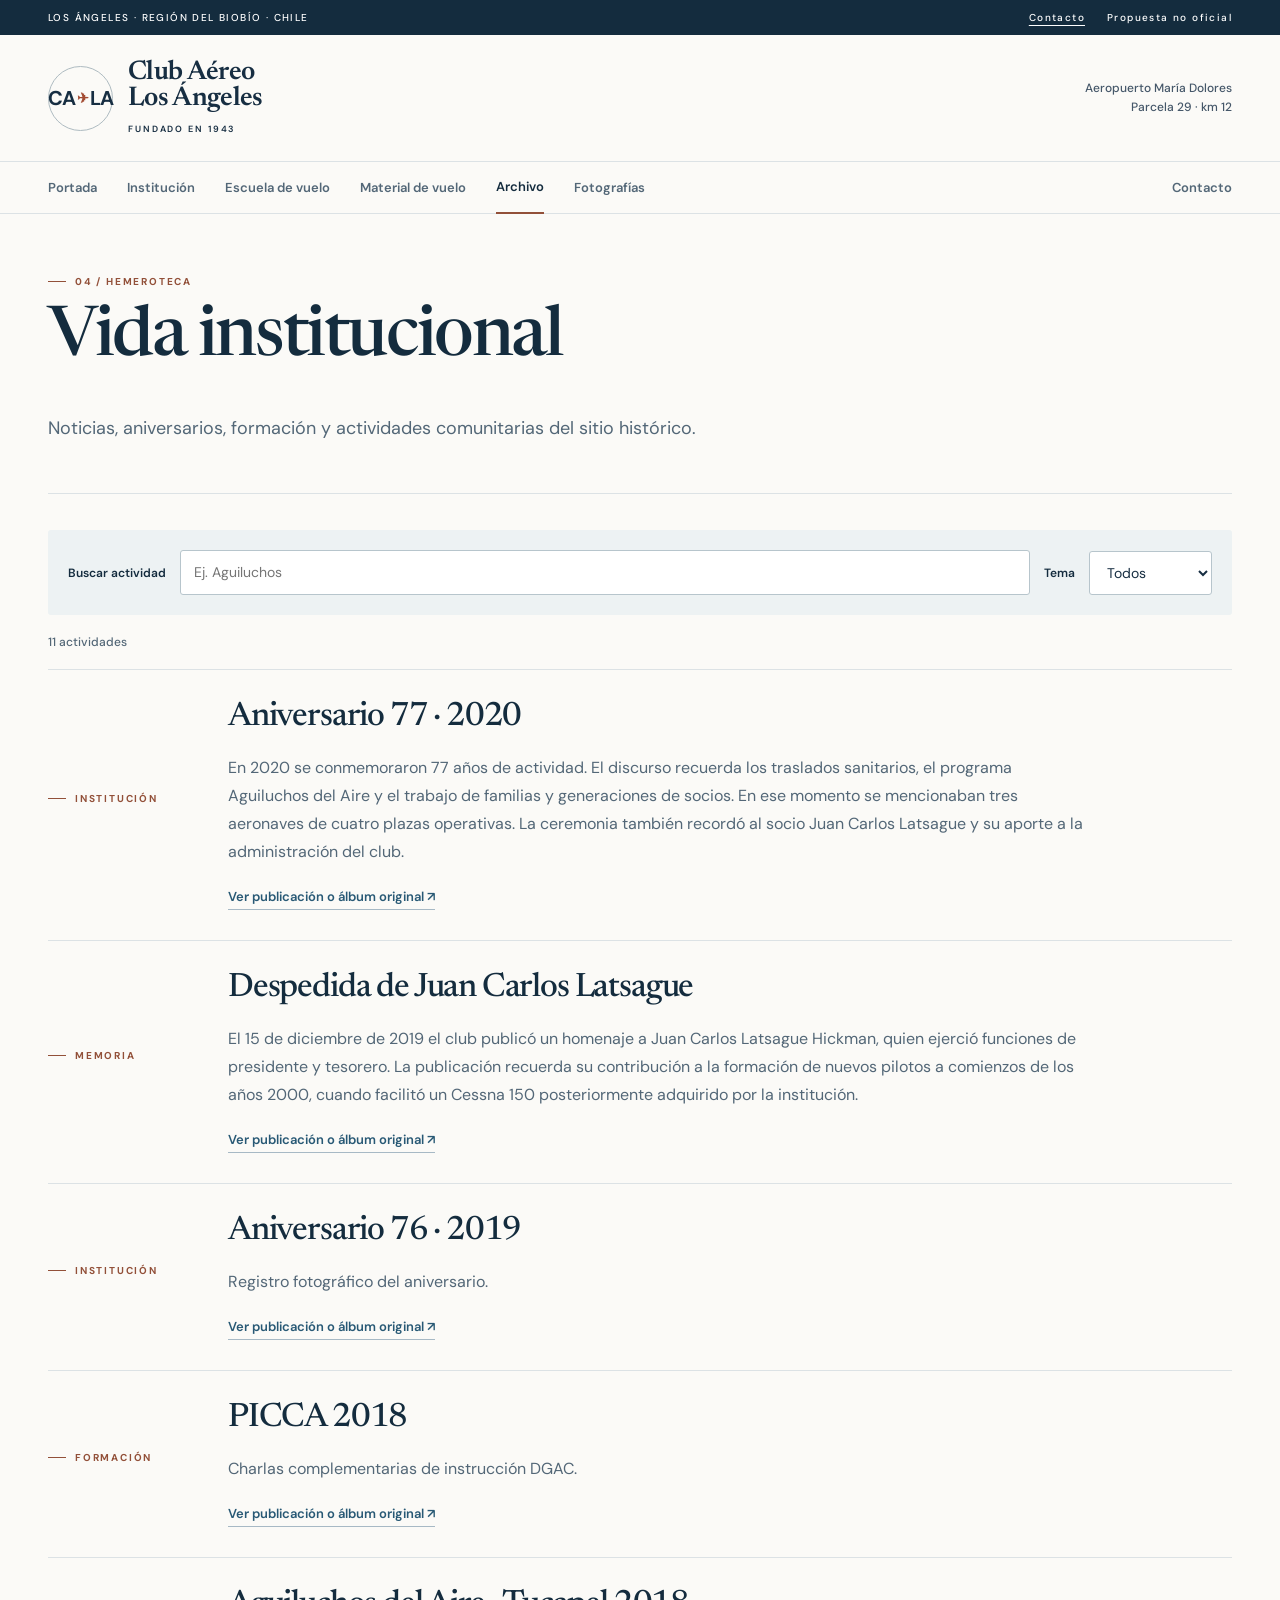
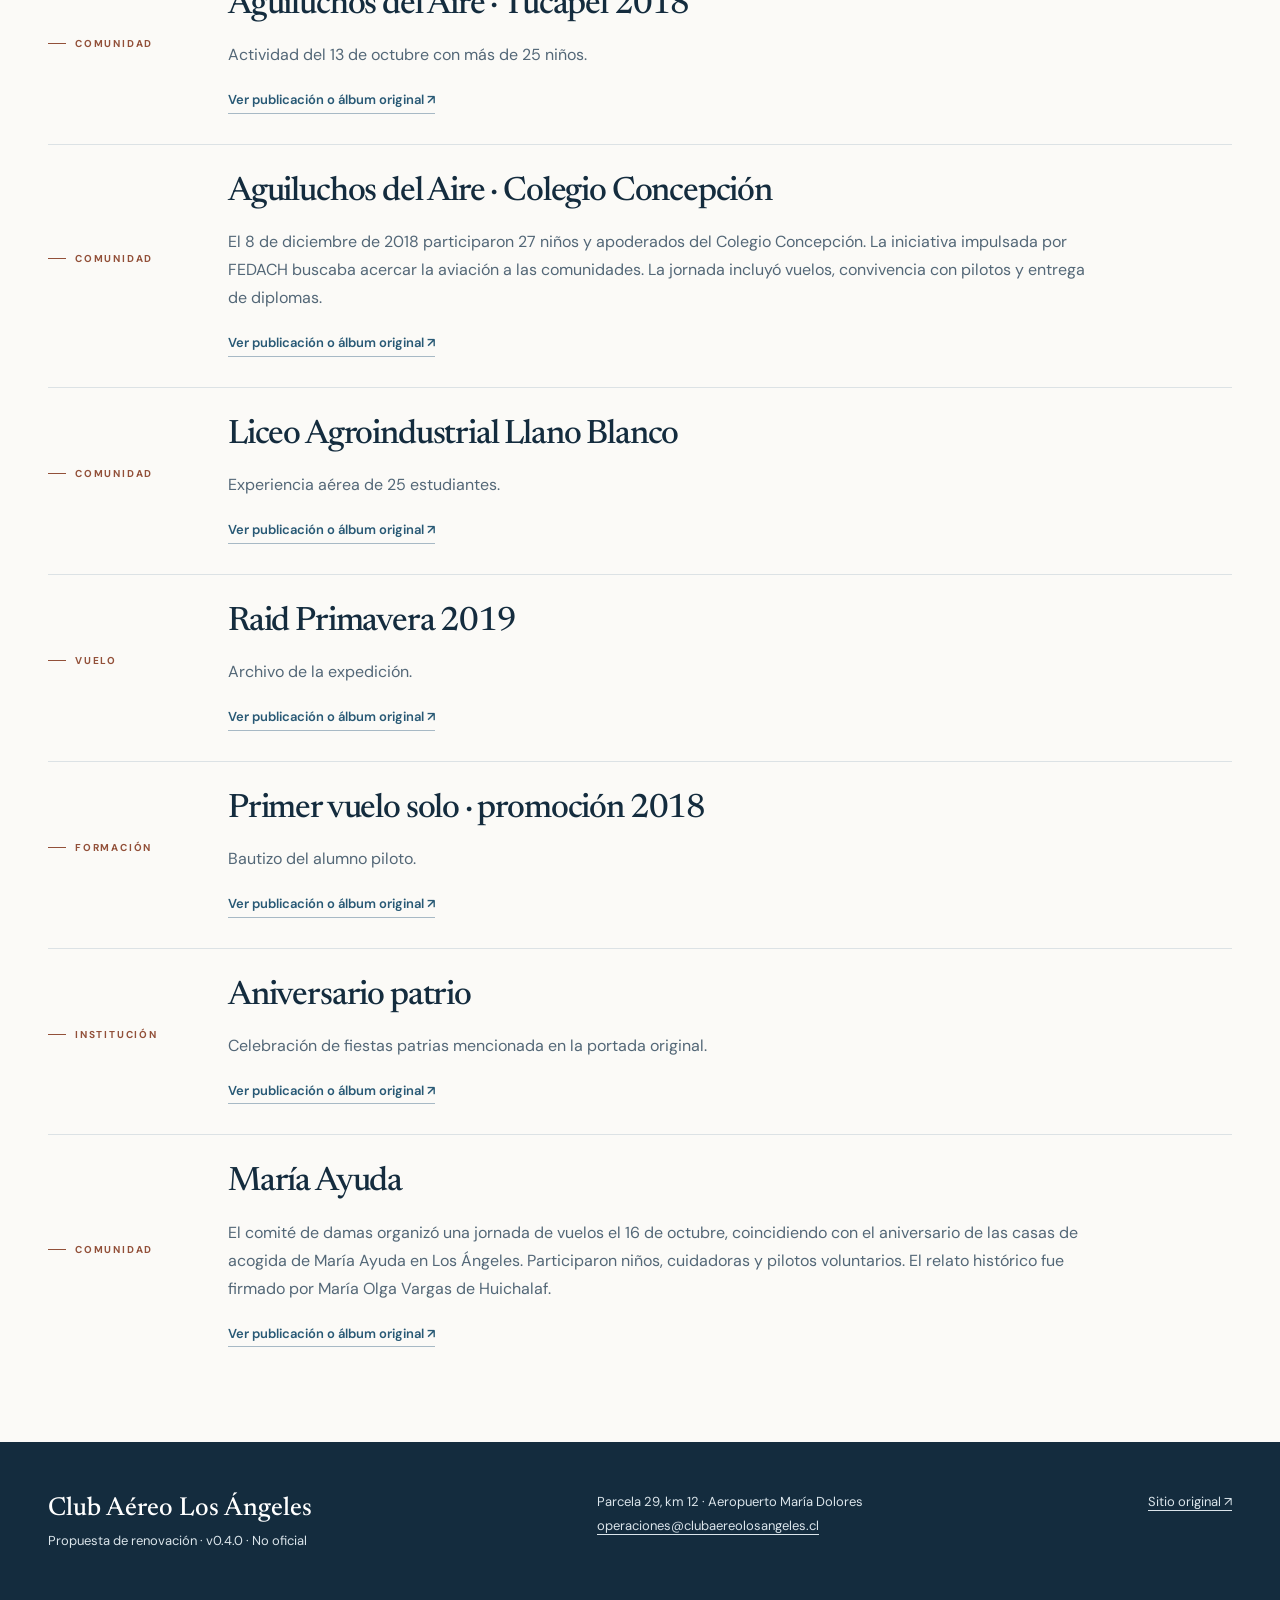
<file: archivo.html>
<!doctype html><html lang="es"><head><meta charset="utf-8"><meta name="viewport" content="width=device-width,initial-scale=1"><meta name="robots" content="noindex,nofollow"><title>Archivo | Club Aéreo Los Ángeles</title><link rel="stylesheet" href="assets/css/editorial.css?v=0.4.0"><script src="assets/js/editorial.js" defer></script></head><body><a class="skip" href="#contenido">Saltar al contenido</a><div class="utility"><div class="shell"><span>LOS ÁNGELES · REGIÓN DEL BIOBÍO · CHILE</span><a href="mailto:operaciones@clubaereolosangeles.cl">Contacto</a><span>Propuesta no oficial</span></div></div><header class="shell masthead"><a href="index.html" class="wordmark"><span class="mark">CA<span>✈</span>LA</span><span>Club Aéreo<br>Los Ángeles<small>FUNDADO EN 1943</small></span></a><div class="mast-note">Aeropuerto María Dolores<br>Parcela 29 · km 12</div><button class="toggle" aria-expanded="false" aria-controls="nav">Menú ☰</button></header><nav class="nav" id="nav"><div class="shell"><a href="index.html">Portada</a><a href="club.html">Institución</a><a href="escuela.html">Escuela de vuelo</a><a href="flota.html">Material de vuelo</a><a href="archivo.html" aria-current="page">Archivo</a><a href="galeria.html">Fotografías</a><a href="index.html#contacto">Contacto</a></div></nav><main class="shell" id="contenido"><div class="pageintro"><p class="kicker">04 / HEMEROTECA</p><h1>Vida institucional</h1><p>Noticias, aniversarios, formación y actividades comunitarias del sitio histórico.</p></div><div class="filterbar"><label for="search">Buscar actividad</label><input id="search" type="search" placeholder="Ej. Aguiluchos"><label for="category">Tema</label><select id="category"><option value="">Todos</option><option>Institución</option><option>Memoria</option><option>Formación</option><option>Comunidad</option><option>Vuelo</option></select></div><p id="count" aria-live="polite"></p><div id="entries"><article id="0" class="archive-entry" data-category="Institución"><span class="kicker">Institución</span><div><h2>Aniversario 77 · 2020</h2><p>En 2020 se conmemoraron 77 años de actividad. El discurso recuerda los traslados sanitarios, el programa Aguiluchos del Aire y el trabajo de familias y generaciones de socios. En ese momento se mencionaban tres aeronaves de cuatro plazas operativas. La ceremonia también recordó al socio Juan Carlos Latsague y su aporte a la administración del club.</p><a href="https://www.clubaereolosangeles.cl/aniversario%2077.html" class="source">Ver publicación o álbum original ↗</a></div></article><article id="1" class="archive-entry" data-category="Memoria"><span class="kicker">Memoria</span><div><h2>Despedida de Juan Carlos Latsague</h2><p>El 15 de diciembre de 2019 el club publicó un homenaje a Juan Carlos Latsague Hickman, quien ejerció funciones de presidente y tesorero. La publicación recuerda su contribución a la formación de nuevos pilotos a comienzos de los años 2000, cuando facilitó un Cessna 150 posteriormente adquirido por la institución.</p><a href="https://www.clubaereolosangeles.cl/Despedida%20JCLatsague.html" class="source">Ver publicación o álbum original ↗</a></div></article><article id="2" class="archive-entry" data-category="Institución"><span class="kicker">Institución</span><div><h2>Aniversario 76 · 2019</h2><p>Registro fotográfico del aniversario.</p><a href="https://www.clubaereolosangeles.cl/album/Aniversario%2076_2019/index.html" class="source">Ver publicación o álbum original ↗</a></div></article><article id="3" class="archive-entry" data-category="Formación"><span class="kicker">Formación</span><div><h2>PICCA 2018</h2><p>Charlas complementarias de instrucción DGAC.</p><a href="https://www.clubaereolosangeles.cl/album/PICCA%202018/index.html" class="source">Ver publicación o álbum original ↗</a></div></article><article id="4" class="archive-entry" data-category="Comunidad"><span class="kicker">Comunidad</span><div><h2>Aguiluchos del Aire · Tucapel 2018</h2><p>Actividad del 13 de octubre con más de 25 niños.</p><a href="https://www.clubaereolosangeles.cl/aguiluchos.html" class="source">Ver publicación o álbum original ↗</a></div></article><article id="5" class="archive-entry" data-category="Comunidad"><span class="kicker">Comunidad</span><div><h2>Aguiluchos del Aire · Colegio Concepción</h2><p>El 8 de diciembre de 2018 participaron 27 niños y apoderados del Colegio Concepción. La iniciativa impulsada por FEDACH buscaba acercar la aviación a las comunidades. La jornada incluyó vuelos, convivencia con pilotos y entrega de diplomas.</p><a href="https://www.clubaereolosangeles.cl/aguiluchos%201.html" class="source">Ver publicación o álbum original ↗</a></div></article><article id="6" class="archive-entry" data-category="Comunidad"><span class="kicker">Comunidad</span><div><h2>Liceo Agroindustrial Llano Blanco</h2><p>Experiencia aérea de 25 estudiantes.</p><a href="https://www.clubaereolosangeles.cl/actividad22.html" class="source">Ver publicación o álbum original ↗</a></div></article><article id="7" class="archive-entry" data-category="Vuelo"><span class="kicker">Vuelo</span><div><h2>Raid Primavera 2019</h2><p>Archivo de la expedición.</p><a href="https://www.clubaereolosangeles.cl/album/RAID%20PRIMAVERA%202019/index.html" class="source">Ver publicación o álbum original ↗</a></div></article><article id="8" class="archive-entry" data-category="Formación"><span class="kicker">Formación</span><div><h2>Primer vuelo solo · promoción 2018</h2><p>Bautizo del alumno piloto.</p><a href="https://www.clubaereolosangeles.cl/album/Matias%20Wolft/index.html" class="source">Ver publicación o álbum original ↗</a></div></article><article id="9" class="archive-entry" data-category="Institución"><span class="kicker">Institución</span><div><h2>Aniversario patrio</h2><p>Celebración de fiestas patrias mencionada en la portada original.</p><a href="https://www.clubaereolosangeles.cl/index.html" class="source">Ver publicación o álbum original ↗</a></div></article><article id="10" class="archive-entry" data-category="Comunidad"><span class="kicker">Comunidad</span><div><h2>María Ayuda</h2><p>El comité de damas organizó una jornada de vuelos el 16 de octubre, coincidiendo con el aniversario de las casas de acogida de María Ayuda en Los Ángeles. Participaron niños, cuidadoras y pilotos voluntarios. El relato histórico fue firmado por María Olga Vargas de Huichalaf.</p><a href="https://www.clubaereolosangeles.cl/actividad2.html" class="source">Ver publicación o álbum original ↗</a></div></article></div></main><footer><div class="shell footer"><div><strong>Club Aéreo Los Ángeles</strong><br>Propuesta de renovación · v0.4.0 · No oficial</div><div>Parcela 29, km 12 · Aeropuerto María Dolores<br><a href="mailto:operaciones@clubaereolosangeles.cl">operaciones@clubaereolosangeles.cl</a></div><a href="https://www.clubaereolosangeles.cl/">Sitio original ↗</a></div></footer></body></html>
</file>
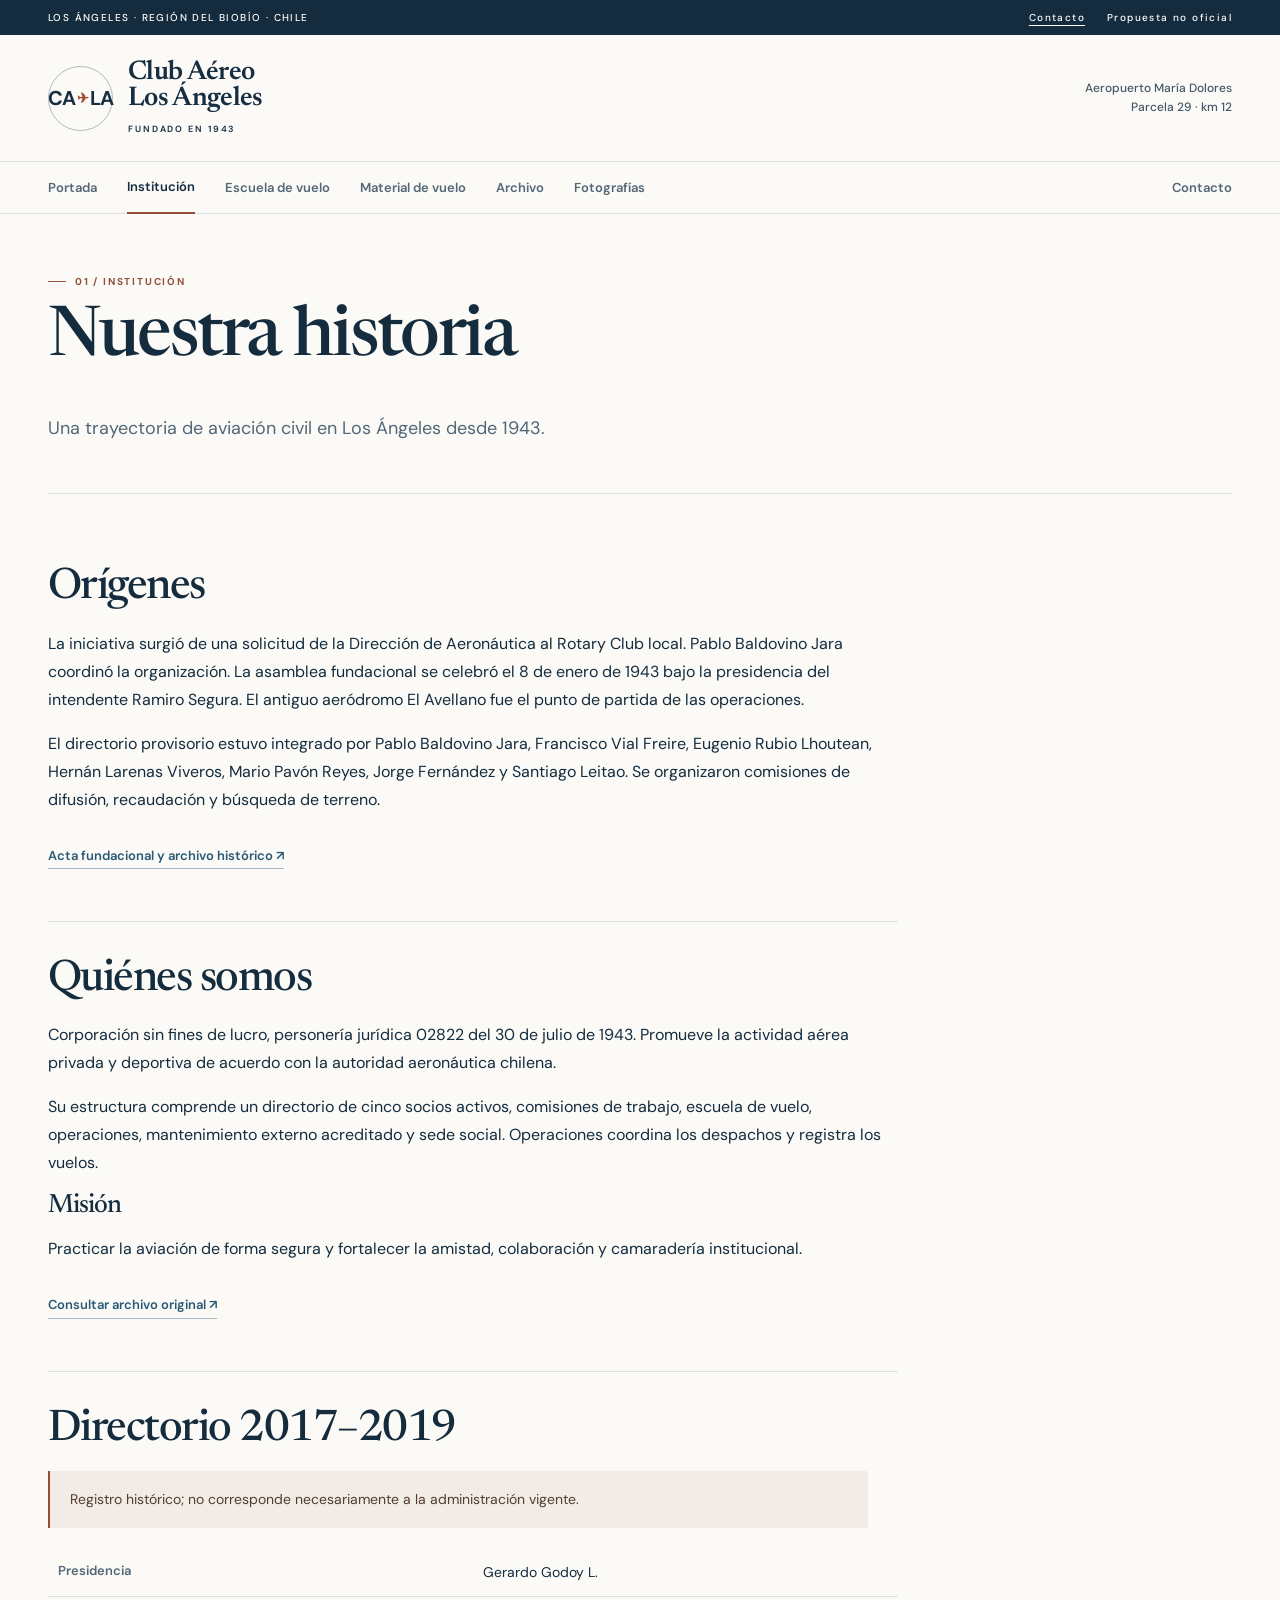
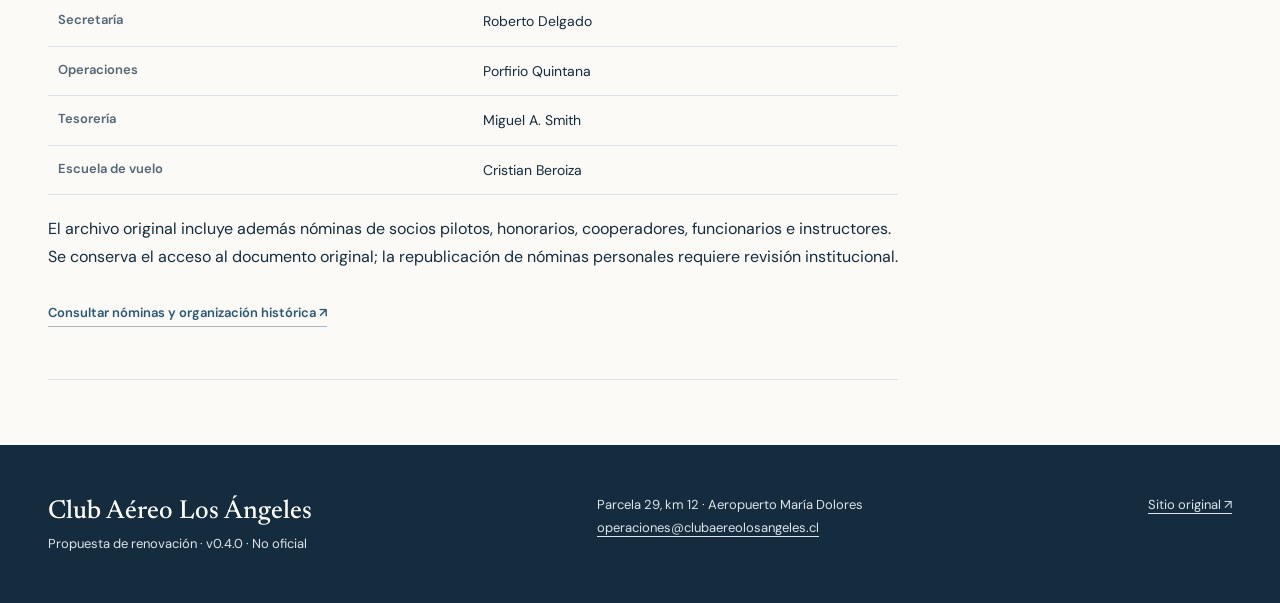
<file: club.html>
<!doctype html><html lang="es"><head><meta charset="utf-8"><meta name="viewport" content="width=device-width,initial-scale=1"><meta name="robots" content="noindex,nofollow"><title>Institución | Club Aéreo Los Ángeles</title><link rel="stylesheet" href="assets/css/editorial.css?v=0.4.0"><script src="assets/js/editorial.js" defer></script></head><body><a class="skip" href="#contenido">Saltar al contenido</a><div class="utility"><div class="shell"><span>LOS ÁNGELES · REGIÓN DEL BIOBÍO · CHILE</span><a href="mailto:operaciones@clubaereolosangeles.cl">Contacto</a><span>Propuesta no oficial</span></div></div><header class="shell masthead"><a href="index.html" class="wordmark"><span class="mark">CA<span>✈</span>LA</span><span>Club Aéreo<br>Los Ángeles<small>FUNDADO EN 1943</small></span></a><div class="mast-note">Aeropuerto María Dolores<br>Parcela 29 · km 12</div><button class="toggle" aria-expanded="false" aria-controls="nav">Menú ☰</button></header><nav class="nav" id="nav"><div class="shell"><a href="index.html">Portada</a><a href="club.html" aria-current="page">Institución</a><a href="escuela.html">Escuela de vuelo</a><a href="flota.html">Material de vuelo</a><a href="archivo.html">Archivo</a><a href="galeria.html">Fotografías</a><a href="index.html#contacto">Contacto</a></div></nav><main class="shell" id="contenido"><div class="pageintro"><p class="kicker">01 / INSTITUCIÓN</p><h1>Nuestra historia</h1><p>Una trayectoria de aviación civil en Los Ángeles desde 1943.</p></div><div class="reading"><section class="story"><h2>Orígenes</h2><p>La iniciativa surgió de una solicitud de la Dirección de Aeronáutica al Rotary Club local. Pablo Baldovino Jara coordinó la organización. La asamblea fundacional se celebró el 8 de enero de 1943 bajo la presidencia del intendente Ramiro Segura. El antiguo aeródromo El Avellano fue el punto de partida de las operaciones.</p><p>El directorio provisorio estuvo integrado por Pablo Baldovino Jara, Francisco Vial Freire, Eugenio Rubio Lhoutean, Hernán Larenas Viveros, Mario Pavón Reyes, Jorge Fernández y Santiago Leitao. Se organizaron comisiones de difusión, recaudación y búsqueda de terreno.</p><a href="https://www.clubaereolosangeles.cl/nuestra_historia.html" class="source">Acta fundacional y archivo histórico ↗</a></section><section class="story"><h2>Quiénes somos</h2><p>Corporación sin fines de lucro, personería jurídica 02822 del 30 de julio de 1943. Promueve la actividad aérea privada y deportiva de acuerdo con la autoridad aeronáutica chilena.</p><p>Su estructura comprende un directorio de cinco socios activos, comisiones de trabajo, escuela de vuelo, operaciones, mantenimiento externo acreditado y sede social. Operaciones coordina los despachos y registra los vuelos.</p><h3>Misión</h3><p>Practicar la aviación de forma segura y fortalecer la amistad, colaboración y camaradería institucional.</p><a href="https://www.clubaereolosangeles.cl/quienes_somos.html" class="source">Consultar archivo original ↗</a></section><section class="story"><h2>Directorio 2017–2019</h2><p class="notice">Registro histórico; no corresponde necesariamente a la administración vigente.</p><dl class="directory"><dt>Presidencia</dt><dd>Gerardo Godoy L.</dd><dt>Secretaría</dt><dd>Roberto Delgado</dd><dt>Operaciones</dt><dd>Porfirio Quintana</dd><dt>Tesorería</dt><dd>Miguel A. Smith</dd><dt>Escuela de vuelo</dt><dd>Cristian Beroiza</dd></dl><p>El archivo original incluye además nóminas de socios pilotos, honorarios, cooperadores, funcionarios e instructores. Se conserva el acceso al documento original; la republicación de nóminas personales requiere revisión institucional.</p><a href="https://www.clubaereolosangeles.cl/quienes_somos.html" class="source">Consultar nóminas y organización histórica ↗</a></section></div></main><footer><div class="shell footer"><div><strong>Club Aéreo Los Ángeles</strong><br>Propuesta de renovación · v0.4.0 · No oficial</div><div>Parcela 29, km 12 · Aeropuerto María Dolores<br><a href="mailto:operaciones@clubaereolosangeles.cl">operaciones@clubaereolosangeles.cl</a></div><a href="https://www.clubaereolosangeles.cl/">Sitio original ↗</a></div></footer></body></html>
</file>
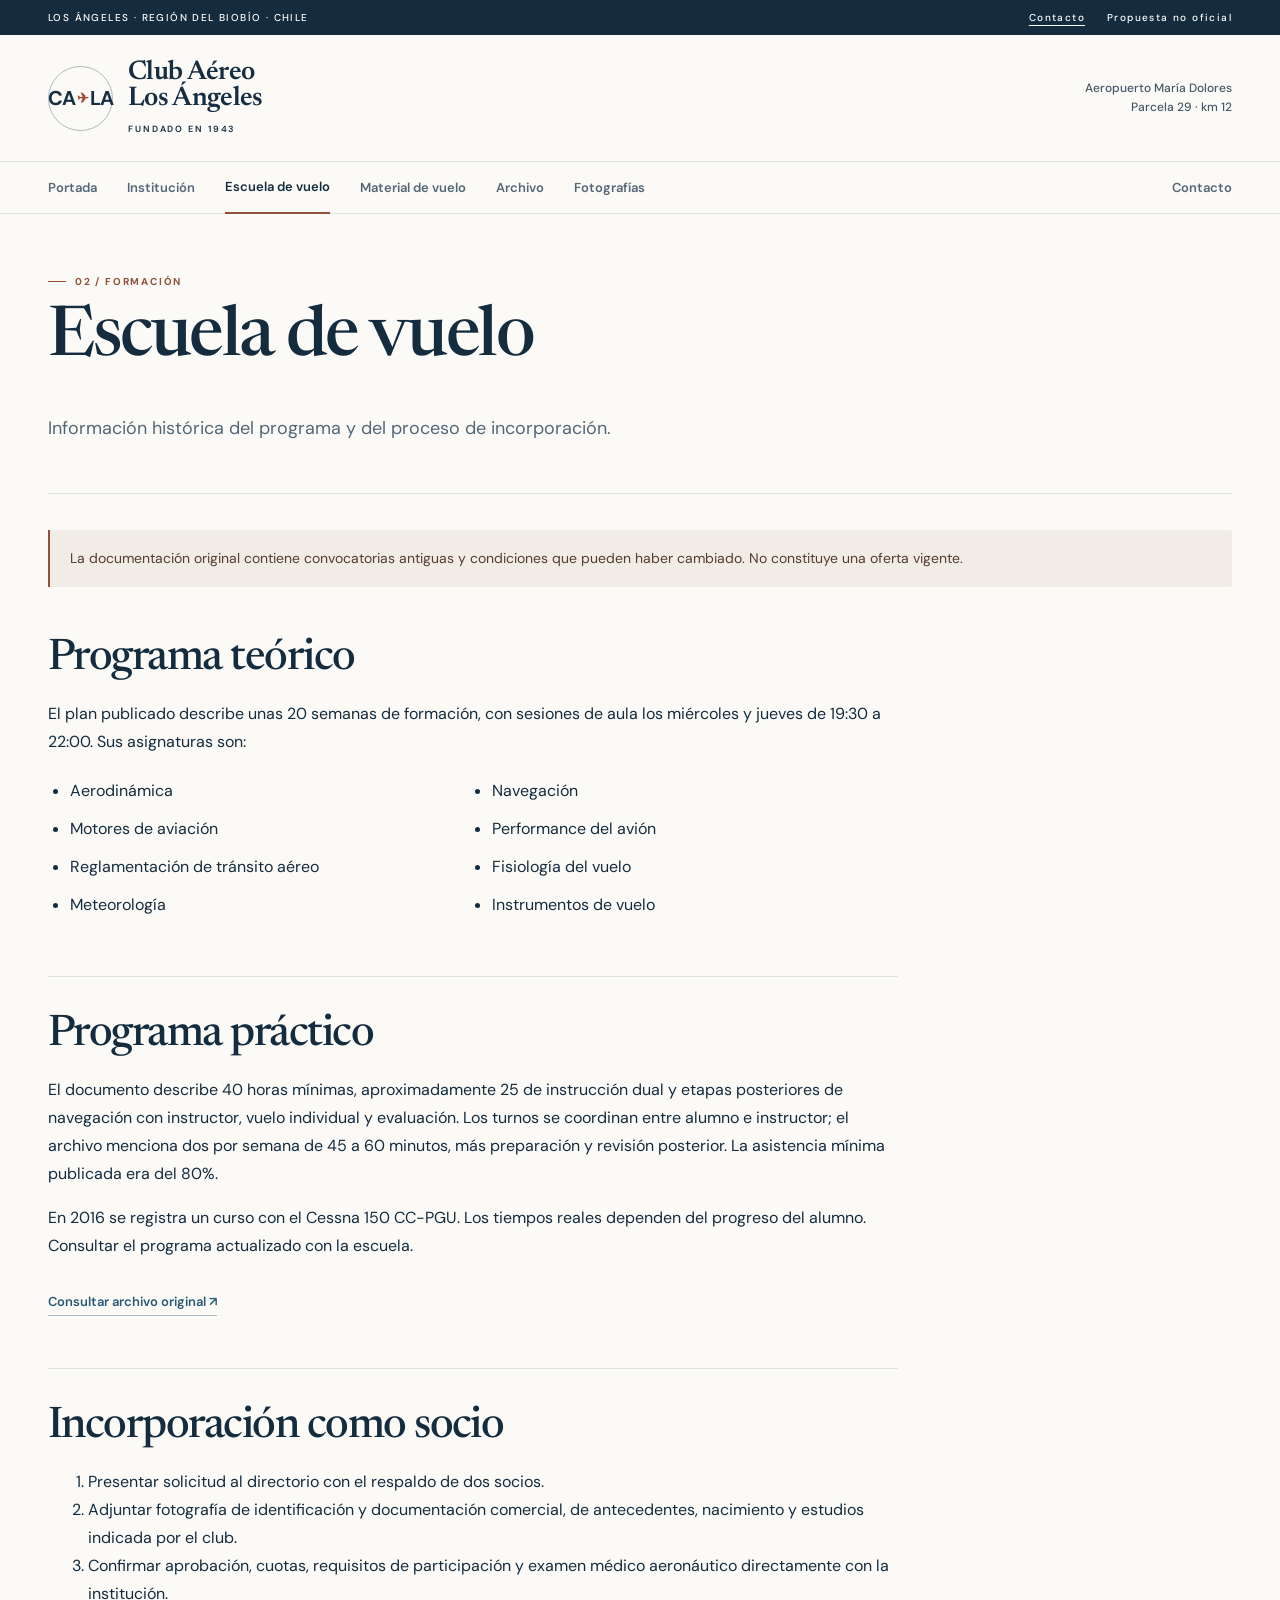
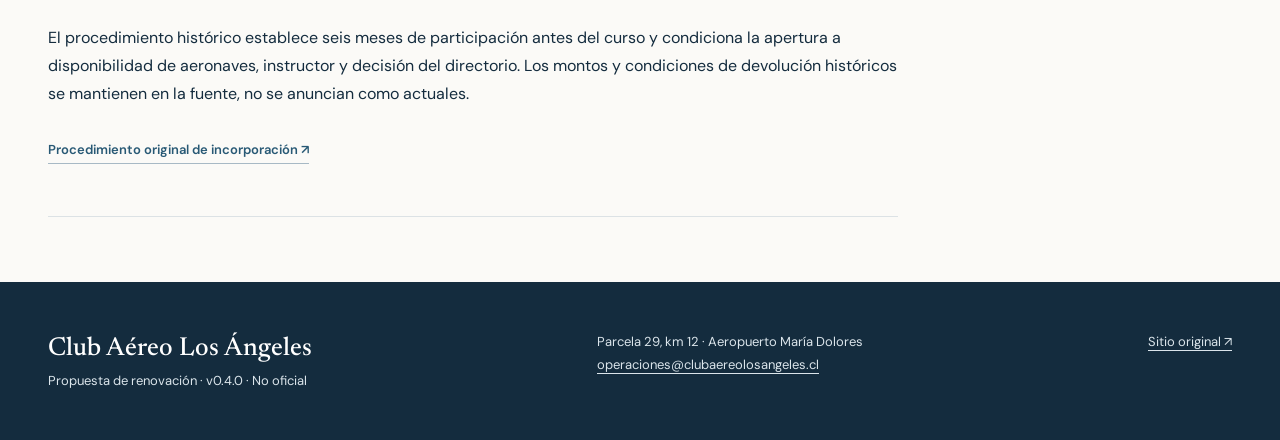
<file: escuela.html>
<!doctype html><html lang="es"><head><meta charset="utf-8"><meta name="viewport" content="width=device-width,initial-scale=1"><meta name="robots" content="noindex,nofollow"><title>Escuela de vuelo | Club Aéreo Los Ángeles</title><link rel="stylesheet" href="assets/css/editorial.css?v=0.4.0"><script src="assets/js/editorial.js" defer></script></head><body><a class="skip" href="#contenido">Saltar al contenido</a><div class="utility"><div class="shell"><span>LOS ÁNGELES · REGIÓN DEL BIOBÍO · CHILE</span><a href="mailto:operaciones@clubaereolosangeles.cl">Contacto</a><span>Propuesta no oficial</span></div></div><header class="shell masthead"><a href="index.html" class="wordmark"><span class="mark">CA<span>✈</span>LA</span><span>Club Aéreo<br>Los Ángeles<small>FUNDADO EN 1943</small></span></a><div class="mast-note">Aeropuerto María Dolores<br>Parcela 29 · km 12</div><button class="toggle" aria-expanded="false" aria-controls="nav">Menú ☰</button></header><nav class="nav" id="nav"><div class="shell"><a href="index.html">Portada</a><a href="club.html">Institución</a><a href="escuela.html" aria-current="page">Escuela de vuelo</a><a href="flota.html">Material de vuelo</a><a href="archivo.html">Archivo</a><a href="galeria.html">Fotografías</a><a href="index.html#contacto">Contacto</a></div></nav><main class="shell" id="contenido"><div class="pageintro"><p class="kicker">02 / FORMACIÓN</p><h1>Escuela de vuelo</h1><p>Información histórica del programa y del proceso de incorporación.</p></div><p class="notice">La documentación original contiene convocatorias antiguas y condiciones que pueden haber cambiado. No constituye una oferta vigente.</p><div class="reading"><section class="story"><h2>Programa teórico</h2><p>El plan publicado describe unas 20 semanas de formación, con sesiones de aula los miércoles y jueves de 19:30 a 22:00. Sus asignaturas son:</p><ul class="subjects"><li>Aerodinámica</li><li>Motores de aviación</li><li>Reglamentación de tránsito aéreo</li><li>Meteorología</li><li>Navegación</li><li>Performance del avión</li><li>Fisiología del vuelo</li><li>Instrumentos de vuelo</li></ul></section><section class="story"><h2>Programa práctico</h2><p>El documento describe 40 horas mínimas, aproximadamente 25 de instrucción dual y etapas posteriores de navegación con instructor, vuelo individual y evaluación. Los turnos se coordinan entre alumno e instructor; el archivo menciona dos por semana de 45 a 60 minutos, más preparación y revisión posterior. La asistencia mínima publicada era del 80%.</p><p>En 2016 se registra un curso con el Cessna 150 CC-PGU. Los tiempos reales dependen del progreso del alumno. Consultar el programa actualizado con la escuela.</p><a href="https://www.clubaereolosangeles.cl/escuela_vuelo.html" class="source">Consultar archivo original ↗</a></section><section class="story"><h2>Incorporación como socio</h2><ol><li>Presentar solicitud al directorio con el respaldo de dos socios.</li><li>Adjuntar fotografía de identificación y documentación comercial, de antecedentes, nacimiento y estudios indicada por el club.</li><li>Confirmar aprobación, cuotas, requisitos de participación y examen médico aeronáutico directamente con la institución.</li></ol><p>El procedimiento histórico establece seis meses de participación antes del curso y condiciona la apertura a disponibilidad de aeronaves, instructor y decisión del directorio. Los montos y condiciones de devolución históricos se mantienen en la fuente, no se anuncian como actuales.</p><a href="https://www.clubaereolosangeles.cl/escuela_vuelo2.html" class="source">Procedimiento original de incorporación ↗</a></section></div></main><footer><div class="shell footer"><div><strong>Club Aéreo Los Ángeles</strong><br>Propuesta de renovación · v0.4.0 · No oficial</div><div>Parcela 29, km 12 · Aeropuerto María Dolores<br><a href="mailto:operaciones@clubaereolosangeles.cl">operaciones@clubaereolosangeles.cl</a></div><a href="https://www.clubaereolosangeles.cl/">Sitio original ↗</a></div></footer></body></html>
</file>
<file: assets/css/editorial.css>
@import url('https://fonts.googleapis.com/css2?family=DM+Sans:wght@400;500;600;700&family=Newsreader:opsz,wght@6..72,400;6..72,500;6..72,600&display=swap');
*{box-sizing:border-box}html{scroll-behavior:smooth}body{margin:0;background:#f8f6ef;color:#172e42;font:16px/1.65 Arial,sans-serif}a{color:#204e72;text-underline-offset:4px}a:hover{color:#a34b32}a:focus-visible,button:focus-visible,input:focus-visible,select:focus-visible{outline:3px solid #a34b32;outline-offset:4px}.shell{width:min(1160px,calc(100% - 64px));margin:auto}.utility{background:#172e42;color:#fff;font:11px/1.5 Arial;letter-spacing:.07em}.utility .shell{display:flex;gap:22px;align-items:center;padding:9px 0}.utility a{color:white;margin-left:auto}.masthead{display:flex;justify-content:space-between;align-items:center;padding:25px 0}.wordmark{display:flex;gap:20px;align-items:center;color:#172e42;text-decoration:none;font:bold 25px/1.05 Georgia,serif}.wordmark small{display:block;font:10px/1.5 Arial;letter-spacing:.2em;margin-top:8px}.mark{border:2px solid #172e42;padding:12px 9px;font:bold 25px/1 Arial;letter-spacing:-.08em}.mark span{color:#a34b32;font-size:16px;margin:0 3px}.mast-note{font:12px/1.6 Arial;text-align:right;color:#455769}.toggle{display:none}.nav{border-top:1px solid #172e42;border-bottom:3px double #172e42}.nav .shell{display:flex;gap:24px;align-items:center;flex-wrap:wrap}.nav a{font-size:13px;font-weight:bold;text-decoration:none;padding:13px 0;display:block}.nav a[aria-current]{color:#a34b32;border-bottom:3px solid #a34b32;margin-bottom:-3px}.skip{position:absolute;top:-100px;left:12px;background:#fff;padding:10px}.skip:focus{top:0}h1,h2,h3{font-family:Georgia,serif;font-weight:normal;line-height:1.12;margin:0 0 .55em}h1{font-size:clamp(2.7rem,5.8vw,5rem);letter-spacing:-.045em}h2{font-size:clamp(1.65rem,3vw,2.5rem)}h3{font-size:1.45rem}p{margin:0 0 1em}.kicker{font:bold 11px/1.5 Arial;letter-spacing:.14em;color:#a34b32;text-transform:uppercase;margin:0 0 14px}.front{display:grid;grid-template-columns:5fr 7fr;gap:35px;padding:45px 0 24px;align-items:center}.front-copy{padding-right:15px}.dek{font:21px/1.5 Georgia,serif}.primary{display:inline-block;background:#172e42;color:white;padding:12px 18px;text-decoration:none;font-size:14px;font-weight:bold}.primary:hover{background:#a34b32;color:white}.plain,.source{display:inline-block;margin:14px 0;font-weight:bold;font-size:14px}.front-copy .plain{display:block}figure{margin:0}img{display:block;max-width:100%;width:100%;object-fit:cover;background:#dce2e3}.front img{height:390px}.front figcaption,figcaption{font-size:11px;color:#52606b;padding-top:8px}.ticker{border-block:1px solid #172e42;display:flex;justify-content:space-between;gap:15px;padding:12px 0;font:bold 11px/1.4 Arial;letter-spacing:.07em}.front-news{display:grid;grid-template-columns:1fr 2fr;gap:60px;padding:45px 0;border-bottom:1px solid #aab3b7}.newsline{padding:16px 0;border-bottom:1px solid #b5bfc3}.newsline:first-child{padding-top:0}.newsline small{color:#a34b32;font-size:10px;font-weight:bold}.newsline h3{margin:6px 0}.newsline h3 a{text-decoration:none;color:#172e42}.newsline p{font-size:14px;margin:0}.feature{display:grid;grid-template-columns:1.3fr 1fr;gap:40px;align-items:center;padding:40px 0;border-bottom:1px solid #aab3b7}.feature img{height:280px}.pageintro{padding:48px 0 24px;border-bottom:3px double #172e42;margin-bottom:30px}.pageintro p:last-child{max-width:750px;font:20px/1.55 Georgia,serif}.reading{max-width:820px}.story{padding:30px 0;border-bottom:1px solid #b5bfc3}.story h2{margin-bottom:18px}.notice{border-left:3px solid #a34b32;padding:12px 18px;background:#eeeae0;font-size:14px}.directory{display:grid;grid-template-columns:1fr 1fr;margin:20px 0}.directory dt,.directory dd{border-bottom:1px solid #bac3c6;padding:8px;margin:0}.subjects{columns:2;padding-left:22px}.fleet-photo{display:grid;grid-template-columns:1fr 1fr;gap:16px;margin-bottom:32px}.fleet-photo img{height:270px}.table-scroll{overflow:auto;margin:20px 0}table{border-collapse:collapse;width:100%;min-width:620px;text-align:left}th,td{padding:12px;border-bottom:1px solid #aab3b7}thead{background:#172e42;color:white}tbody th{font-weight:bold}.filterbar{display:flex;align-items:center;gap:12px;flex-wrap:wrap;padding:16px 0}.filterbar label{font-size:13px;font-weight:bold}input,select{background:#fff;border:1px solid #52606b;padding:10px;font:inherit;color:#172e42}.archive-entry{display:grid;grid-template-columns:160px 1fr;border-top:1px solid #aab3b7;padding:24px 0;scroll-margin-top:20px}.archive-entry[hidden]{display:none}.archive-entry h2{font-size:1.8rem}.archive-entry .source{margin:0}.gallery-lead img{height:340px}.album-list{padding:0 0 0 32px}.album-list li{padding:14px 0;border-bottom:1px solid #aab3b7}.album-list a{display:flex;justify-content:space-between;gap:20px;text-decoration:none;font:20px/1.4 Georgia,serif}.album-list span{font:13px/1.6 Arial;white-space:nowrap}footer{background:#172e42;color:white;margin-top:45px;padding:32px 0;font-size:13px}.footer{display:flex;justify-content:space-between;gap:24px;flex-wrap:wrap}.footer a{color:#fff}.footer strong{font:22px Georgia,serif}@media(max-width:760px){.shell{width:calc(100% - 32px)}.utility .shell{gap:8px;flex-wrap:wrap}.utility a{margin-left:0}.mast-note{display:none}.wordmark{font-size:20px;gap:12px}.mark{font-size:20px}.toggle{display:block;background:none;border:1px solid #172e42;padding:8px;color:#172e42}.nav .shell{display:none}.nav.open .shell{display:flex;flex-direction:column;align-items:stretch;gap:0}.nav a{border-bottom:1px solid #b5bfc3}.front,.front-news,.feature{grid-template-columns:1fr;gap:24px}.front{padding-top:30px}.front img{height:260px}.ticker{flex-direction:column;gap:7px}.front-news{padding:30px 0}.feature img{height:240px}.pageintro{padding-top:30px}.subjects{columns:1}.archive-entry{grid-template-columns:1fr;gap:8px}.fleet-photo img{height:150px}.gallery-lead img{height:230px}.album-list a{font-size:17px}.filterbar{align-items:stretch;flex-direction:column}.directory{grid-template-columns:1fr 1fr}.footer{flex-direction:column}}@media(prefers-reduced-motion:reduce){html{scroll-behavior:auto}}
/* v0.4.0 — Contemporary aviation editorial */ 
:root{--ink:#142c3e;--muted:#536777;--accent:#925039;--paper:#fbfaf7;--line:#dce2e5;--soft:#edf2f3;--sans:'DM Sans',Arial,sans-serif;--serif:'Newsreader',Georgia,serif}
body{background:var(--paper);color:var(--ink);font:16px/1.75 var(--sans);-webkit-font-smoothing:antialiased}
.shell{width:min(1280px,calc(100% - 96px))}a{color:#285975;transition:color .18s,background .18s}a:hover{color:var(--accent)}
.utility{background:var(--ink);font:500 10px/1.5 var(--sans);letter-spacing:.14em}.utility .shell{padding:10px 0}
.masthead{padding:25px 0}.wordmark{font:600 27px/.98 var(--serif);letter-spacing:-.025em;gap:15px}.wordmark small{font:600 9px/1.5 var(--sans);letter-spacing:.21em;margin-top:10px}.mark{font:700 20px/1 var(--sans);border:1px solid #aebbc1;border-radius:50%;width:65px;height:65px;display:grid;place-content:center;display:flex;align-items:center;justify-content:center;padding:0;letter-spacing:-.06em}.mark span{font-size:14px;margin:0 2px}.mast-note{font:500 12px/1.6 var(--sans)}
.nav{border-top:1px solid var(--line);border-bottom:1px solid var(--line);background:var(--paper);position:sticky;top:0;z-index:10}.nav .shell{gap:30px}.nav a{position:relative;font:600 13px/1.5 var(--sans);padding:15px 0;color:var(--muted)}.nav a[aria-current]{color:var(--ink);border-bottom:2px solid var(--accent);margin-bottom:-1px}.nav a:hover{color:var(--accent)}.nav a:last-child{margin-left:auto}
h1,h2,h3{font-family:var(--serif);font-weight:500;letter-spacing:-.035em;line-height:1.04}h1{font-size:clamp(3.4rem,6.6vw,6rem)}h2{font-size:clamp(2rem,3.4vw,3.15rem)}h3{font-size:1.65rem}.kicker{font:700 10px/1.5 var(--sans);letter-spacing:.18em;color:var(--accent);display:flex;align-items:center;gap:9px}.kicker:before{content:'';width:18px;height:1px;background:currentColor;flex:none}
.front{grid-template-columns:5fr 7fr;gap:clamp(28px,5vw,72px);padding:56px 0 32px}.front-copy{padding:0}.front h1{margin-bottom:20px}.dek{font:400 19px/1.65 var(--sans);color:var(--muted);max-width:430px}.primary{background:var(--ink);color:white;padding:14px 21px;border-radius:3px;font:600 13px/1.5 var(--sans);letter-spacing:.01em}.primary:hover{background:#285975}.plain,.source{font:600 13px/1.5 var(--sans);margin:16px 0;text-decoration:none;border-bottom:1px solid #a7b9c5;padding-bottom:3px;width:fit-content}.front img{height:clamp(330px,37vw,490px);border-radius:3px;object-position:center}.front figure{position:relative}.front figcaption{font:500 10px/1.6 var(--sans);letter-spacing:.06em;color:var(--muted);text-align:right}
.ticker{border-color:var(--line);padding:17px 0;font:600 10px/1.5 var(--sans);letter-spacing:.12em;color:var(--muted)}.ticker span:before{content:'·';color:var(--accent);margin-right:9px}
.front-news{grid-template-columns:4fr 8fr;gap:clamp(30px,7vw,100px);padding:65px 0;border-color:var(--line)}.front-news>div:first-child p:not(.kicker){max-width:270px;color:var(--muted)}.newsline{padding:21px 0;border-color:var(--line);position:relative}.newsline small{font:700 10px/1.5 var(--sans);letter-spacing:.12em}.newsline h3{margin:8px 0}.newsline h3 a:hover{color:var(--accent)}.newsline p{font-size:14px;color:var(--muted)}
.feature{background:var(--soft);padding:0;gap:0;margin:50px 0;border:0;grid-template-columns:1.2fr 1fr;overflow:hidden;border-radius:3px}.feature img{height:100%;min-height:330px}.feature>div{padding:clamp(24px,5vw,60px)}.feature p:not(.kicker){color:var(--muted)}
.pageintro{padding:60px 0 32px;border-bottom:1px solid var(--line);margin-bottom:36px}.pageintro h1{font-size:clamp(3rem,5.4vw,5rem)}.pageintro p:last-child{font:400 18px/1.7 var(--sans);color:var(--muted);max-width:700px}.reading{max-width:850px}.story{padding:36px 0;border-color:var(--line)}.story p{max-width:82ch}.notice{background:#f1ece5;border-left:2px solid var(--accent);border-radius:0 3px 3px 0;color:#543d31;padding:16px 20px}.directory dt,.directory dd{border-color:var(--line);padding:12px 10px;overflow-wrap:anywhere}.directory dt{font-size:13px;color:var(--muted);font-weight:600}.directory dd{font-size:14px}.subjects li{padding:5px 0}.fleet-photo{gap:20px}.fleet-photo img{height:320px;border-radius:3px}.table-scroll{border:1px solid var(--line);border-radius:3px}th,td{border-color:var(--line);padding:16px;font-size:14px}thead{background:var(--soft);color:var(--ink)}tbody tr:nth-child(even){background:#f2f5f5}.technical{border-top:1px solid var(--line);padding:15px 0}.technical summary{cursor:pointer;font:500 24px/1.4 var(--serif);padding:8px 0}.technical[open] summary{color:var(--accent)}
.filterbar{background:var(--soft);padding:20px;gap:14px;border-radius:3px}.filterbar label{font:600 12px/1.5 var(--sans)}input,select{border:1px solid #b7c5cc;border-radius:3px;padding:11px 13px;font:400 14px/1.5 var(--sans)}#search{flex:1;min-width:0}#count{font:500 12px/1.5 var(--sans);color:var(--muted);margin:18px 0}.archive-entry{grid-template-columns:180px 1fr;border-color:var(--line);padding:30px 0;scroll-margin-top:80px}.archive-entry h2{font-size:2.1rem}.archive-entry p{max-width:78ch;color:var(--muted)}.gallery-lead img{height:clamp(240px,37vw,460px);border-radius:3px}.album-list{list-style:none;counter-reset:album;padding:0}.album-list li{counter-increment:album;display:grid;grid-template-columns:48px 1fr;align-items:center;border-color:var(--line);padding:20px 0}.album-list li:before{content:counter(album,decimal-leading-zero);font:600 11px/1.5 var(--sans);color:var(--accent)}.album-list a{font:500 24px/1.2 var(--serif);align-items:center;color:var(--ink)}.album-list span{font:600 12px/1.5 var(--sans);color:#285975}.album-list a:hover{color:var(--accent)}
footer{margin-top:65px;background:var(--ink);padding:48px 0;font:400 13px/1.8 var(--sans);color:#dbe5eb}.footer strong{font:500 26px/1.5 var(--serif);color:white}.footer a{color:#dbe5eb}.skip{z-index:99}
@media(max-width:900px){.shell{width:calc(100% - 48px)}.nav .shell{gap:16px}.nav a{font-size:12px}.front{gap:25px}.front h1{font-size:clamp(2.9rem,6.6vw,5rem)}}
@media(max-width:760px){.shell{width:calc(100% - 36px)}.utility .shell{font-size:9px}.masthead{padding:17px 0}.mark{width:49px;height:49px;font-size:16px}.mark span{font-size:12px}.wordmark{font-size:23px;gap:10px}.toggle{border:1px solid var(--line);border-radius:3px;font:600 12px/1.5 var(--sans);padding:10px}.nav .shell{gap:0}.nav a:last-child{margin-left:0}.nav a[aria-current]{border-bottom:1px solid var(--accent)}.front,.front-news,.feature{grid-template-columns:1fr;gap:22px}.front{padding-top:32px}.front h1{font-size:clamp(3.2rem,11vw,4.5rem)}.front img{height:280px}.dek{font-size:17px}.front-news{padding:40px 0}.feature{gap:0;margin:30px 0}.feature img{min-height:0;height:230px}.pageintro{padding:35px 0 20px}.pageintro p:last-child{font-size:16px}.archive-entry{grid-template-columns:1fr;gap:8px;padding:23px 0}.archive-entry h2{font-size:1.8rem}.filterbar{padding:15px}.fleet-photo img{height:150px}.directory{grid-template-columns:1fr 1fr}.album-list li{grid-template-columns:32px 1fr}.album-list a{font-size:20px}.album-list span{font-size:10px}.footer{flex-direction:column;gap:20px}footer{padding:35px 0;margin-top:40px}}
@media(prefers-reduced-motion:reduce){*,*::before,*::after{scroll-behavior:auto!important;transition:none!important}}
</file>
